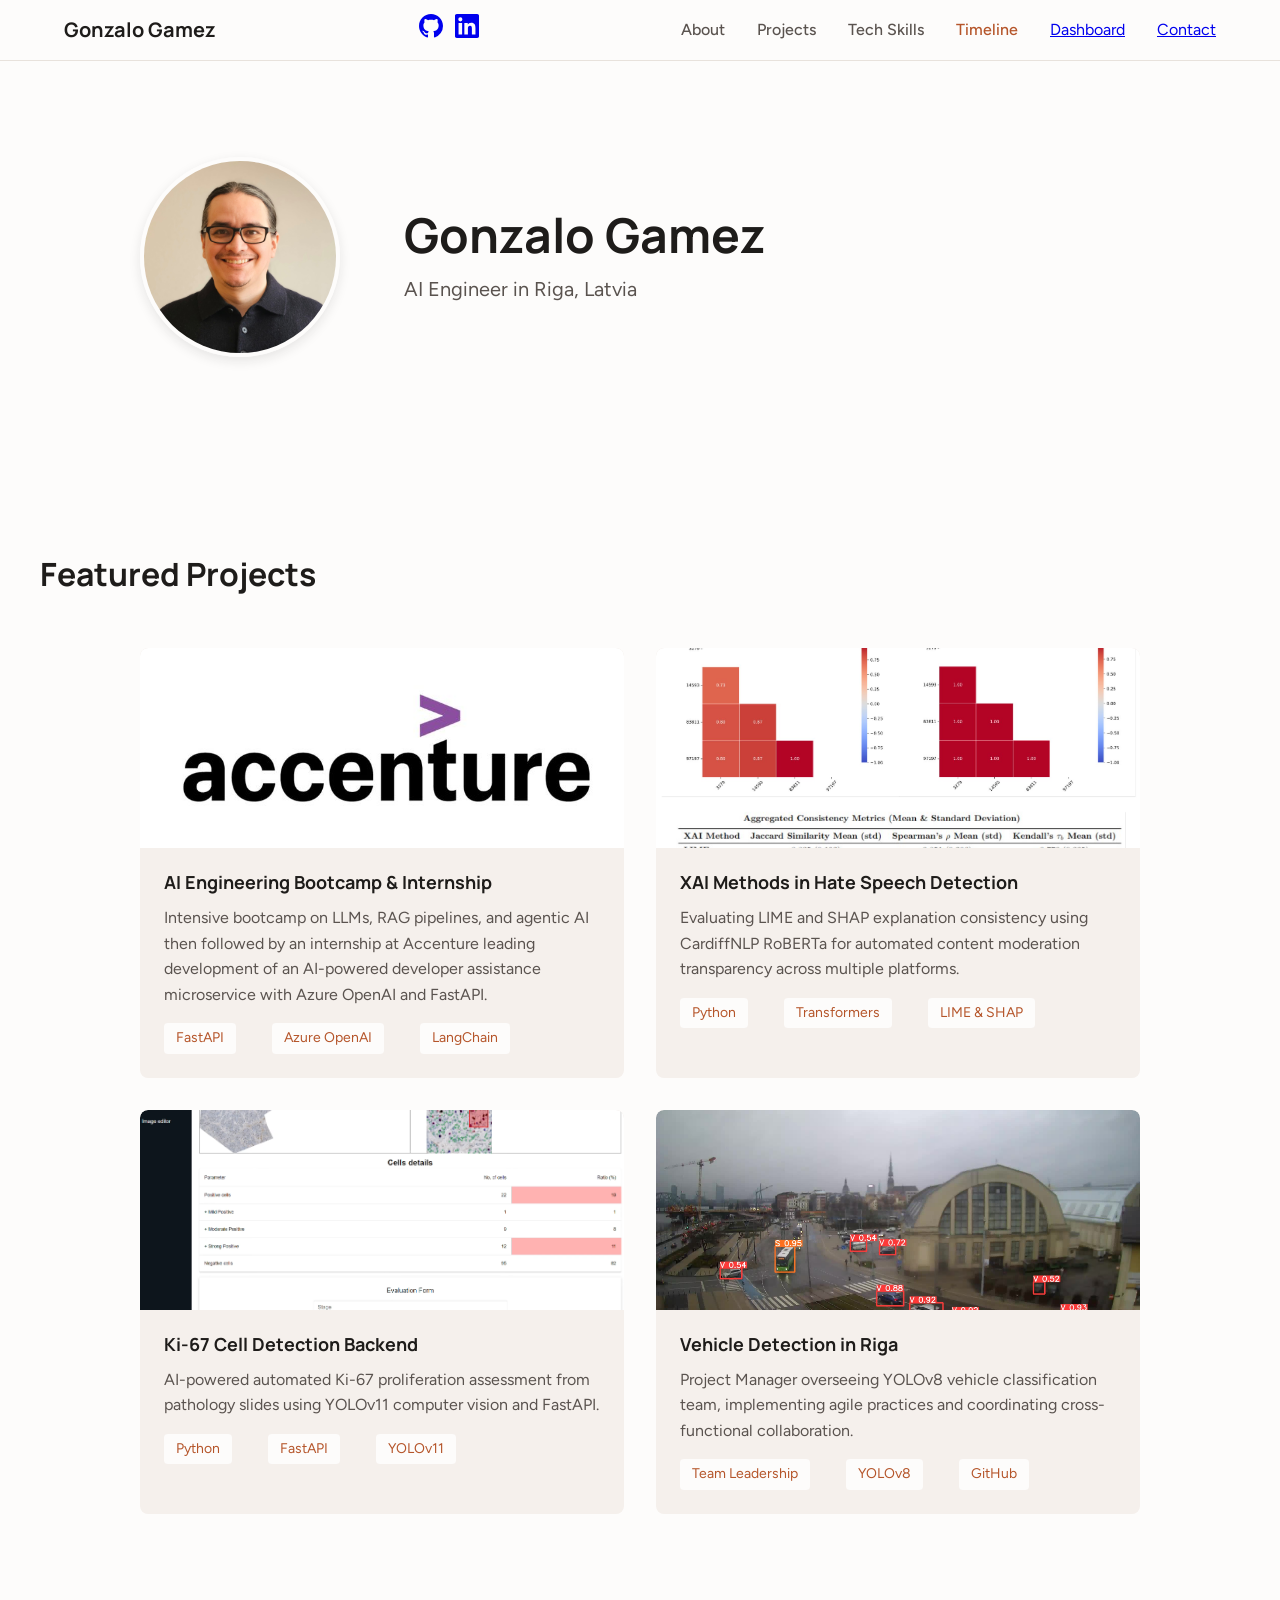
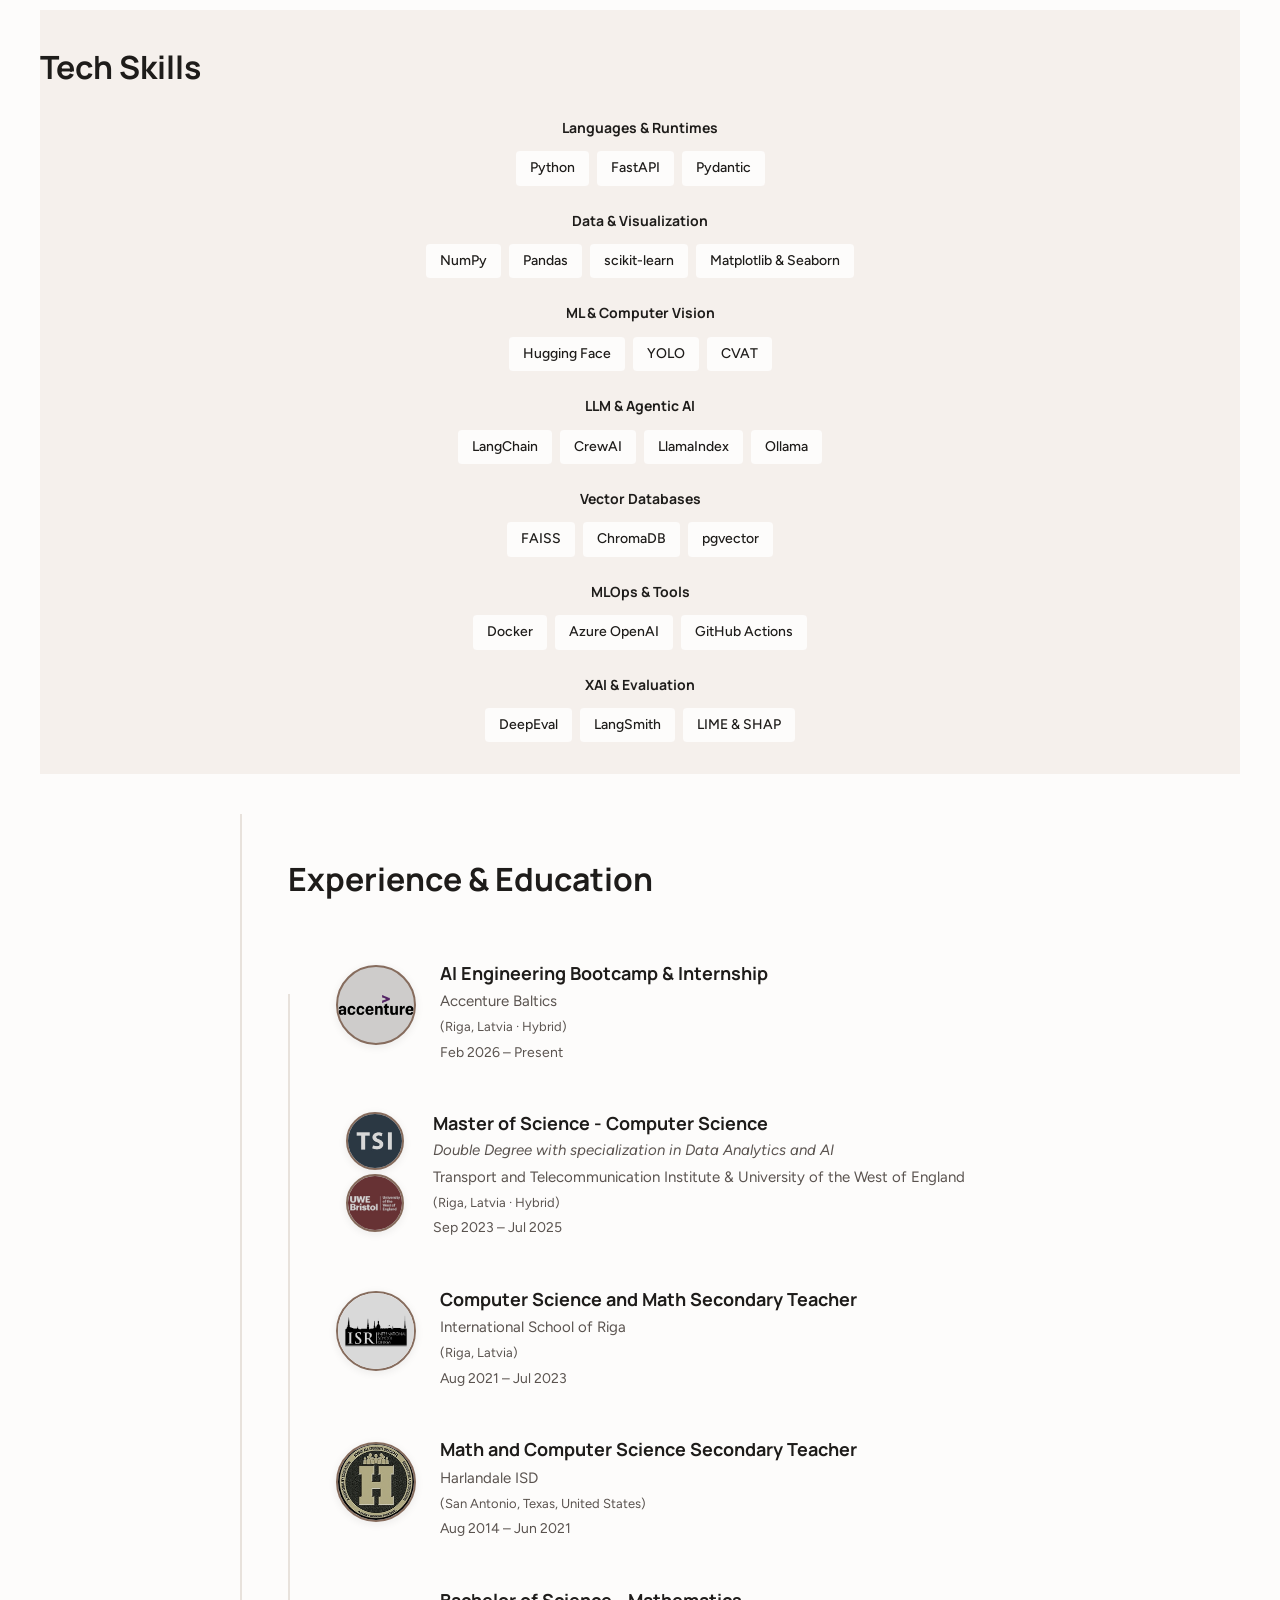
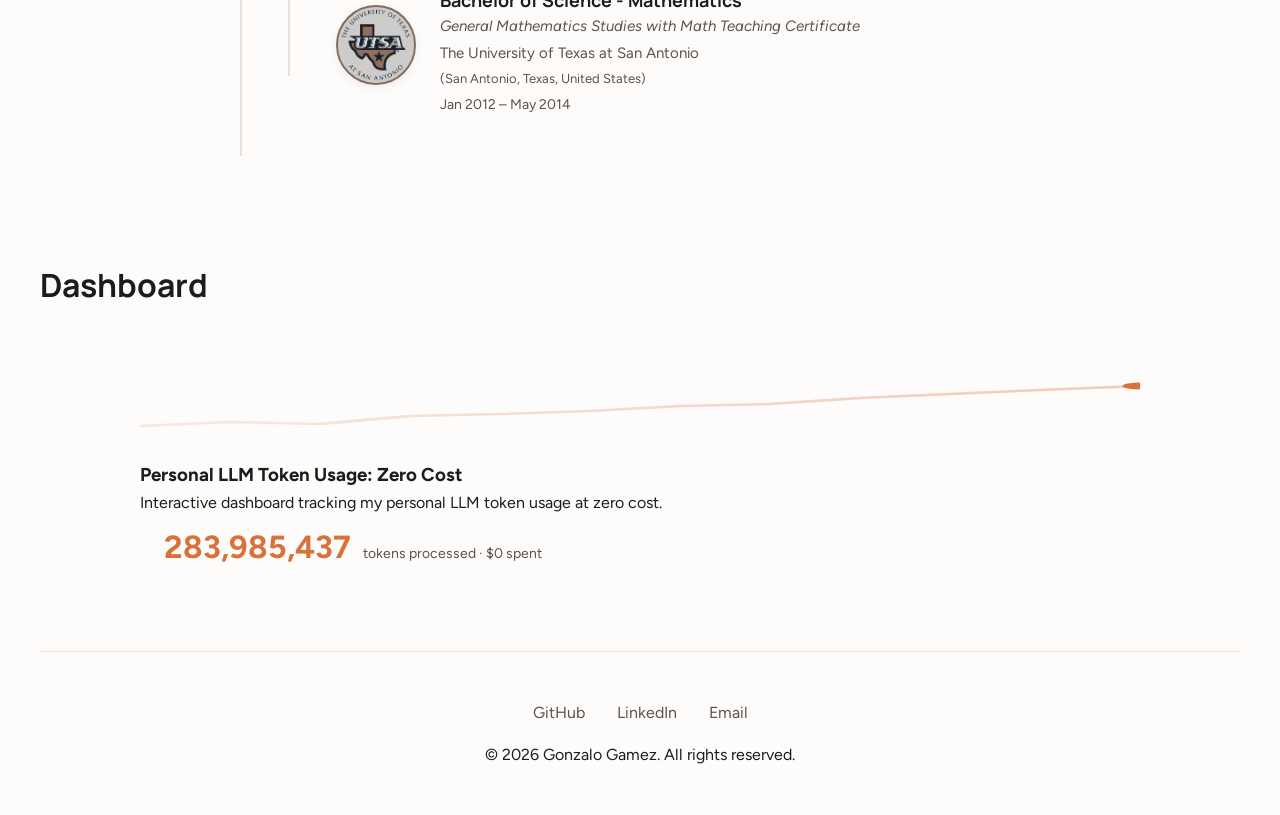
<file: index.html>
<!DOCTYPE html>
<html lang="en">
<head>
    <meta charset="UTF-8">
    <link rel="preload" as="style" href="https://fonts.googleapis.com/css2?family=Figtree:wght@400;500;700&family=Manrope:wght@500;600;700;800&display=swap" crossorigin="anonymous">
    <link rel="stylesheet" href="https://fonts.googleapis.com/css2?family=Figtree:wght@400;500;700&family=Manrope:wght@500;600;700;800&display=swap" media="print" onload="this.media='all'" crossorigin="anonymous">
    <noscript><link rel="stylesheet" href="https://fonts.googleapis.com/css2?family=Figtree:wght@400;500;700&family=Manrope:wght@500;600;700;800&display=swap"></noscript>
    <meta name="viewport" content="width=device-width, initial-scale=1.0">
    <meta name="theme-color" content="#fdfcfb">
    <title>Gonzalo Gamez - AI Engineer</title>
    <meta name="description" content="Gonzalo Gamez - AI Engineer portfolio showcasing projects in explainable AI, computer vision for healthcare, and vehicle detection. Based in Riga, Latvia.">
    <link rel="stylesheet" href="css/styles.css">
</head>
<body>
    <a href="#main-content" class="skip-link">Skip to content</a>
    <header class="header">
        <nav class="nav container" aria-label="Primary">
            <a href="index.html" class="logo">Gonzalo Gamez</a>
            <button class="nav-toggle" aria-label="Toggle navigation" aria-expanded="false">
                <span aria-hidden="true"></span>
                <span aria-hidden="true"></span>
                <span aria-hidden="true"></span>
            </button>
            <div class="nav-social">
                <a href="https://github.com/Takosaga" target="_blank" rel="noopener noreferrer" aria-label="GitHub">
                    <svg width="24" height="24" viewBox="0 0 24 24" fill="currentColor"><path d="M12 0C5.37 0 0 5.37 0 12c0 5.31 3.435 9.795 8.205 11.385.6.105.82-.255.82-.57 0-.285-.015-1.23-.015-2.235-3.015.555-3.795-.735-4.035-1.41-.135-.345-.72-1.41-1.23-1.695-.42-.225-1.02-.78-.015-.795.945-.015 1.62.87 1.845 1.23 1.08 1.815 2.805 1.305 3.495.99.105-.78.42-1.305.765-1.605-2.67-.3-5.46-1.335-5.46-5.925 0-1.305.465-2.385 1.23-3.225-.12-.3-.54-1.53.12-3.18 0 0 1.005-.315 3.3 1.23.96-.27 1.98-.405 3-.405s2.04.135 3 .405c2.295-1.56 3.3-1.23 3.3-1.23.66 1.65.24 2.88.12 3.18.765.84 1.23 1.905 1.23 3.225 0 4.605-2.805 5.625-5.475 5.925.435.375.81 1.095.81 2.22 0 1.605-.015 2.895-.015 3.3 0 .315.225.69.825.57A12.02 12.02 0 0024 12c0-6.63-5.37-12-12-12z"/></svg>
                </a>
                <a href="https://www.linkedin.com/in/gonzalo-gamez/" target="_blank" rel="noopener noreferrer" aria-label="LinkedIn">
                    <svg width="24" height="24" viewBox="0 0 24 24" fill="currentColor"><path d="M20.447 20.452h-3.554v-5.569c0-1.328-.027-3.037-1.852-3.037-1.853 0-2.136 1.445-2.136 2.939v5.667H9.351V9h3.414v1.561h.046c.477-.9 1.637-1.85 3.37-1.85 3.601 0 4.267 2.37 4.267 5.455v6.286zM5.337 7.433a2.062 2.062 0 01-2.063-2.065 2.064 2.064 0 112.063 2.065zm1.782 13.019H3.555V9h3.564v11.452zM22.225 0H1.771C.792 0 0 .774 0 1.729v20.542C0 23.227.792 24 1.771 24h20.451C23.2 24 24 23.227 24 22.271V1.729C24 .774 23.2 0 22.222 0h.003z"/></svg>
                </a>
            </div>
            <ul class="nav-menu">
                <li><a href="#about" class="nav-link">About</a></li>
                <li><a href="#projects" class="nav-link">Projects</a></li>
                <li><a href="#tech-skills" class="nav-link">Tech Skills</a></li>
                <li><a href="#timeline" class="nav-link">Timeline</a></li>
                <li><a href="dashboard.html">Dashboard</a></li>
                <li><a href="contact.html">Contact</a></li>
            </ul>
        </nav>
    </header>

        <main id="main-content">
        <section id="about" class="hero container">
    <div class="hero-content">
        <img src="projects/images/selfie.jpg" alt="Gonzalo Gamez" class="hero-avatar" loading="lazy">
        <div class="hero-text">
            <h1>Gonzalo Gamez</h1>
            <p class="bio">AI Engineer in Riga, Latvia</p>
        </div>
    </div>
</section>

        <section id="projects" class="projects container">
            <h2>Featured Projects</h2>
            <div class="project-grid">
                <article class="project-card">
    <a href="projects/project0.html" class="project-link">
        <div class="project-image-wrapper">
            <img src="images/accenture-logo.jpg" alt="Accenture AI Engineering Bootcamp &amp; Internship" class="project-image" loading="lazy">
        </div>
        <h3>AI Engineering Bootcamp &amp; Internship</h3>
        <p>Intensive bootcamp on LLMs, RAG pipelines, and agentic AI then followed by an internship at Accenture leading development of an AI-powered developer assistance microservice with Azure OpenAI and FastAPI.</p>
    </a>
    <span class="tech-badge">FastAPI</span>
    <span class="tech-badge">Azure OpenAI</span>
    <span class="tech-badge">LangChain</span>
</article>

                <article class="project-card">
    <a href="projects/project1.html" class="project-link">
        <div class="project-image-wrapper">
            <img src="projects/images/Results.png" srcset="projects/images/Results.png 480w, projects/images/Results.png 960w" sizes="(max-width: 768px) 100vw, 33vw" alt="XAI Methods in Hate Speech Detection" class="project-image" loading="lazy">
        </div>
        <h3>XAI Methods in Hate Speech Detection</h3>
        <p>Evaluating LIME and SHAP explanation consistency using CardiffNLP RoBERTa for automated content moderation transparency across multiple platforms.</p>
    </a>
    <span class="tech-badge">Python</span>
    <span class="tech-badge">Transformers</span>
    <span class="tech-badge">LIME & SHAP</span>
</article>

                <article class="project-card">
    <a href="projects/project2.html" class="project-link">
        <div class="project-image-wrapper">
            <img src="projects/images/frontend_of_app.png" srcset="projects/images/frontend_of_app.png 480w, projects/images/frontend_of_app.png 960w" sizes="(max-width: 768px) 100vw, 33vw" alt="Ki-67 Cell Detection Backend" class="project-image" loading="lazy">
        </div>
        <h3>Ki-67 Cell Detection Backend</h3>
        <p>AI-powered automated Ki-67 proliferation assessment from pathology slides using YOLOv11 computer vision and FastAPI.</p>
    </a>
    <span class="tech-badge">Python</span>
    <span class="tech-badge">FastAPI</span>
    <span class="tech-badge">YOLOv11</span>
</article>

                <article class="project-card">
    <a href="projects/project3.html" class="project-link">
        <div class="project-image-wrapper">
            <img src="projects/images/detecting_cars.jpg" srcset="projects/images/detecting_cars.jpg 480w, projects/images/detecting_cars.jpg 960w" sizes="(max-width: 768px) 100vw, 33vw" alt="Vehicle Detection in Riga" class="project-image" loading="lazy">
        </div>
        <h3>Vehicle Detection in Riga</h3>
        <p>Project Manager overseeing YOLOv8 vehicle classification team, implementing agile practices and coordinating cross-functional collaboration.</p>
    </a>
    <span class="tech-badge">Team Leadership</span>
    <span class="tech-badge">YOLOv8</span>
    <span class="tech-badge">GitHub</span>
</article>
            </div>
        </section>

<section id="tech-skills" class="tech-stack container">
    <h2>Tech Skills</h2>
    <div class="tech-categories">
        <div class="tech-category">
            <span class="tech-category__label">Languages &amp; Runtimes</span>
            <div class="tech-category__items">
                <a href="projects/project1.html" class="tech-list__link">Python</a>
                <a href="projects/project2.html" class="tech-list__link">FastAPI</a>
                <a href="projects/project0.html" class="tech-list__link">Pydantic</a>
            </div>
        </div>
        <div class="tech-category">
            <span class="tech-category__label">Data &amp; Visualization</span>
            <div class="tech-category__items">
                <a href="projects/project1.html" class="tech-list__link">NumPy</a>
                <a href="projects/project1.html" class="tech-list__link">Pandas</a>
                <a href="projects/project1.html" class="tech-list__link">scikit-learn</a>
                <a href="projects/project1.html" class="tech-list__link">Matplotlib &amp; Seaborn</a>
            </div>
        </div>
        <div class="tech-category">
            <span class="tech-category__label">ML &amp; Computer Vision</span>
            <div class="tech-category__items">
                <a href="projects/project1.html" class="tech-list__link">Hugging Face</a>
                <a href="projects/project3.html" class="tech-list__link">YOLO</a>
                <a href="projects/project3.html" class="tech-list__link">CVAT</a>
            </div>
        </div>
        <div class="tech-category">
            <span class="tech-category__label">LLM &amp; Agentic AI</span>
            <div class="tech-category__items">
                <a href="projects/project0.html" class="tech-list__link">LangChain</a>
                <a href="projects/project0.html" class="tech-list__link">CrewAI</a>
                <a href="projects/project0.html" class="tech-list__link">LlamaIndex</a>
                <a href="projects/project0.html" class="tech-list__link">Ollama</a>
            </div>
        </div>
        <div class="tech-category">
            <span class="tech-category__label">Vector Databases</span>
            <div class="tech-category__items">
                <a href="projects/project0.html" class="tech-list__link">FAISS</a>
                <a href="projects/project0.html" class="tech-list__link">ChromaDB</a>
                <a href="projects/project0.html" class="tech-list__link">pgvector</a>
            </div>
        </div>
        <div class="tech-category">
            <span class="tech-category__label">MLOps &amp; Tools</span>
            <div class="tech-category__items">
                <a href="projects/project0.html" class="tech-list__link">Docker</a>
                <a href="projects/project0.html" class="tech-list__link">Azure OpenAI</a>
                <a href="projects/project0.html" class="tech-list__link">GitHub Actions</a>
            </div>
        </div>
        <div class="tech-category">
            <span class="tech-category__label">XAI &amp; Evaluation</span>
            <div class="tech-category__items">
                <a href="projects/project0.html" class="tech-list__link">DeepEval</a>
                <a href="projects/project0.html" class="tech-list__link">LangSmith</a>
                <a href="projects/project1.html" class="tech-list__link">LIME &amp; SHAP</a>
            </div>
        </div>
    </div>
</section>

    <section id="timeline" class="timeline-section timeline container">
        <h2>Experience &amp; Education</h2>
        <div class="timeline">
            <article class="tl-item">
                <div class="tl-avatar-wrap outline">
                    <img src="images/accenture-logo.png" alt="Accenture Baltics" loading="lazy">
                </div>
                <div class="tl-content">
                    <h3 class="timeline-title">AI Engineering Bootcamp &amp; Internship</h3>
                    <p class="timeline-location">Accenture Baltics</p>
                    <p class="timeline-location timeline-location--tiny">(Riga, Latvia · Hybrid)</p>
                    <p class="timeline-date">Feb 2026 – Present</p>
                </div>
            </article>
            <article class="tl-item">
                <div class="tl-logos-pair">
                    <img src="images/tsi-logo.jpg" alt="Transport and Telecommunication Institute" class="logo-left" loading="lazy">
                    <img src="images/uwe-logo.png" alt="University of the West of England" class="logo-right" loading="lazy">
                </div>
                <div class="tl-content">
                    <h3 class="timeline-title">Master of Science - Computer Science</h3>
                    <p class="timeline-subtitle">Double Degree with specialization in Data Analytics and AI</p>
                    <p class="timeline-location">Transport and Telecommunication Institute & University of the West of England</p>
                    <p class="timeline-location timeline-location--tiny">(Riga, Latvia · Hybrid)</p>
                    <p class="timeline-date">Sep 2023 – Jul 2025</p>
                </div>
            </article>
            <article class="tl-item">
                <div class="tl-avatar-wrap outline">
                    <img src="images/isr-logo.png" alt="International School of Riga" loading="lazy">
                </div>
                <div class="tl-content">
                    <h3 class="timeline-title">Computer Science and Math Secondary Teacher</h3>
                    <p class="timeline-location">International School of Riga</p>
                    <p class="timeline-location timeline-location--tiny">(Riga, Latvia)</p>
                    <p class="timeline-date">Aug 2021 – Jul 2023</p>
                </div>
            </article>
            <article class="tl-item">
                <div class="tl-avatar-wrap outline">
                    <img src="images/harlandale-logo.png" alt="Harlandale ISD" loading="lazy">
                </div>
                <div class="tl-content">
                    <h3 class="timeline-title">Math and Computer Science Secondary Teacher</h3>
                    <p class="timeline-location">Harlandale ISD</p>
                    <p class="timeline-location timeline-location--tiny">(San Antonio, Texas, United States)</p>
                    <p class="timeline-date">Aug 2014 – Jun 2021</p>
                </div>
            </article>
            <article class="tl-item">
                <div class="tl-avatar-wrap outline">
                    <img src="images/utsa-logo.png" alt="The University of Texas at San Antonio" loading="lazy">
                </div>
                <div class="tl-content">
                    <h3 class="timeline-title">Bachelor of Science - Mathematics</h3>
                    <p class="timeline-subtitle">General Mathematics Studies with Math Teaching Certificate</p>
                    <p class="timeline-location">The University of Texas at San Antonio</p>
                    <p class="timeline-location timeline-location--tiny">(San Antonio, Texas, United States)</p>
                    <p class="timeline-date">Jan 2012 – May 2014</p>
                </div>
            </article>
        </div>
    </section>

        <section id="dashboard-teaser" class="dashboard-teaser container">
            <h2>Dashboard</h2>
            <article class="teaser-card project-card--full">
                <a href="dashboard.html" class="project-link">
                    <div class="teaser-sparkline-wrap">
                        <svg class="teaser-sparkline" viewBox="0 0 200 60" preserveAspectRatio="none">
                            <defs>
                                <linearGradient id="sparkGrad" x1="0%" y1="0%" x2="100%" y2="0%">
                                    <stop offset="0%" stop-color="#d9723a" stop-opacity="0.4"/>
                                    <stop offset="100%" stop-color="#d9723a" stop-opacity="1"/>
                                </linearGradient>
                            </defs>
                            <path class="teaser-sparkline-path" d="M0,50 L18,46 L36,48 L54,40 L72,38 L90,35 L108,30 L126,28 L144,22 L162,18 L180,14 L200,10" fill="none" stroke="url(#sparkGrad)" stroke-width="2.5" stroke-linecap="round"/>
                            <circle class="teaser-sparkline-dot" cx="200" cy="10" r="3.5" fill="#d9723a"/>
                        </svg>
                    </div>
                    <h3>Personal LLM Token Usage: Zero Cost</h3>
                    <p>Interactive dashboard tracking my personal LLM token usage at zero cost.</p>
                    <div class="teaser-counter">
                        <span class="counter-number" id="token-count">0</span>
                        <span class="counter-label">tokens processed · $0 spent</span>
                    </div>
                </a>
            </article>
        </section>
    </main>

    <footer class="footer container">
        <div class="social-links">
            <a href="https://github.com/Takosaga" target="_blank" rel="noopener noreferrer" aria-label="GitHub">GitHub</a>
            <a href="https://www.linkedin.com/in/gonzalo-gamez/" target="_blank" rel="noopener noreferrer" aria-label="LinkedIn">LinkedIn</a>
            <a href="mailto:gonzalo.gamez.lv@gmail.com" aria-label="Email">Email</a>
        </div>
        <p>&copy; 2026 Gonzalo Gamez. All rights reserved.</p>
    </footer>

    <script src="js/main.js"></script>
</body>
</html>
</file>
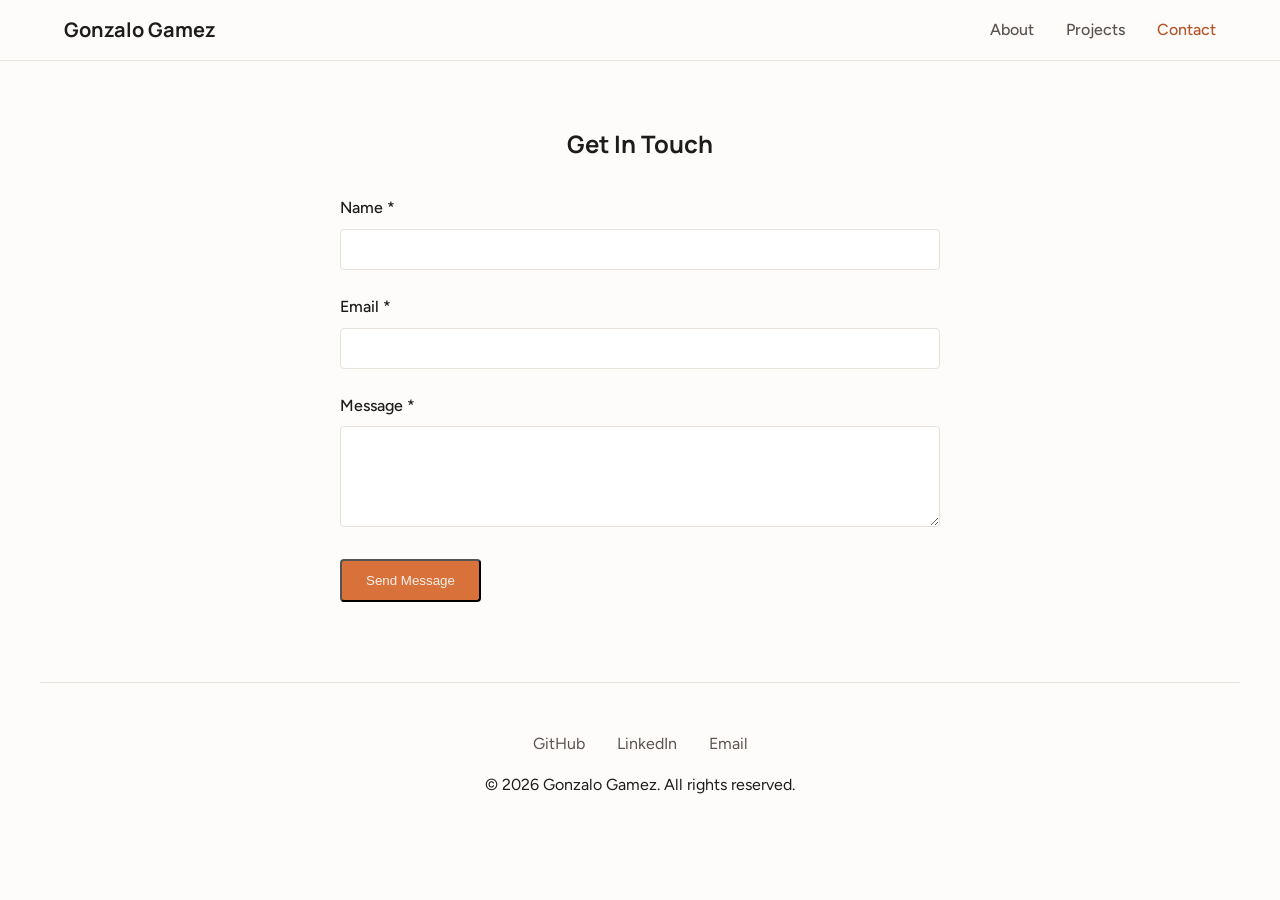
<file: contact.html>
<!DOCTYPE html>
<html lang="en">
<head>
    <meta charset="UTF-8">
    <link rel="preload" as="style" href="https://fonts.googleapis.com/css2?family=Figtree:wght@400;500;700&family=Manrope:wght@500;600;700;800&display=swap" crossorigin="anonymous">
    <link rel="stylesheet" href="https://fonts.googleapis.com/css2?family=Figtree:wght@400;500;700&family=Manrope:wght@500;600;700;800&display=swap" media="print" onload="this.media='all'" crossorigin="anonymous">
    <noscript><link rel="stylesheet" href="https://fonts.googleapis.com/css2?family=Figtree:wght@400;500;700&family=Manrope:wght@500;600;700;800&display=swap"></noscript>
    <meta name="viewport" content="width=device-width, initial-scale=1.0">
    <meta name="theme-color" content="#fdfcfb">
    <title>Contact - Gonzalo Gamez</title>
    <meta name="description" content="Contact Gonzalo Gamez - AI Engineer based in Riga, Latvia. Get in touch for collaboration opportunities.">
    <link rel="stylesheet" href="css/styles.css">
</head>
<body>
    <a href="#main-content" class="skip-link">Skip to content</a>
    <header class="header">
        <nav class="nav container" aria-label="Primary">
            <a href="index.html" class="logo">Gonzalo Gamez</a>
            <button class="nav-toggle" aria-label="Toggle navigation" aria-expanded="false">
                <span aria-hidden="true"></span>
                <span aria-hidden="true"></span>
                <span aria-hidden="true"></span>
            </button>
            <ul class="nav-menu">
                <li><a href="index.html#about" class="nav-link">About</a></li>
                <li><a href="index.html#projects" class="nav-link">Projects</a></li>
                <li><a href="contact.html" class="nav-link active">Contact</a></li>
            </ul>
        </nav>
    </header>

    <main id="main-content" class="container">
        <section id="contact" class="contact-section">
            <h1 class="contact-title">Get In Touch</h1>
            
            <form id="contact-form" class="contact-form">
                <input type="hidden" name="subject" value="New contact form submission">
                <input type="hidden" name="from_name" value="Portfolio Contact Form">

                <div class="form-group">
                    <label for="name" class="form-label">Name <span aria-hidden="true">*</span><span class="sr-only">(required)</span></label>
                    <input type="text" id="name" name="name" required placeholder="" class="form-input" aria-required="true" aria-describedby="name-error">
                    <span id="name-error" class="error-message" role="alert" aria-live="polite">Please enter your name.</span>
                </div>

                <div class="form-group">
                    <label for="email" class="form-label">Email <span aria-hidden="true">*</span><span class="sr-only">(required)</span></label>
                    <input type="email" id="email" name="email" required placeholder="" class="form-input" aria-required="true" aria-describedby="email-error">
                    <span id="email-error" class="error-message" role="alert" aria-live="polite">Please enter a valid email address.</span>
                </div>

                <div class="form-group">
                    <label for="message" class="form-label">Message <span aria-hidden="true">*</span><span class="sr-only">(required)</span></label>
                    <textarea id="message" name="message" rows="5" required placeholder="" class="form-input form-textarea" aria-required="true" aria-describedby="message-error"></textarea>
                    <span id="message-error" class="error-message" role="alert" aria-live="polite">Please enter your message.</span>
                </div>

                <button type="submit" class="btn">Send Message</button>
            </form>

            <div id="form-status" class="contact-status" role="status" aria-live="polite"></div>
        </section>
    </main>

    <footer class="footer container">
            <div class="social-links">
                <a href="https://github.com/Takosaga" target="_blank" rel="noopener noreferrer" aria-label="GitHub">GitHub</a>
                <a href="https://www.linkedin.com/in/gonzalo-gamez/" target="_blank" rel="noopener noreferrer" aria-label="LinkedIn">LinkedIn</a>
                <a href="mailto:gonzalo.gamez.lv@gmail.com" aria-label="Email">Email</a>
            </div>
        <p>&copy; 2026 Gonzalo Gamez. All rights reserved.</p>
    </footer>

    <script src="js/main.js"></script>
    <script>
        document.addEventListener('DOMContentLoaded', () => {
            const form = document.getElementById('contact-form');
            const status = document.getElementById('form-status');

            if (form) {
                form.addEventListener('submit', async (e) => {
                    e.preventDefault();

                    const formData = new FormData(form);
                    formData.append("access_key", "c8934c56-5fca-42b7-a3dc-4a0d334791eb");

                    const submitBtn = form.querySelector('button[type="submit"]');
                    const originalText = submitBtn.textContent;
                    submitBtn.textContent = 'Sending...';
                    submitBtn.disabled = true;

                    try {
                        const response = await fetch("https://api.web3forms.com/submit", {
                            method: "POST",
                            body: formData
                        });

                        const data = await response.json();

                        if (response.ok) {
                            status.textContent = 'Message sent! I\'ll get back to you soon.';
                            form.reset();
                        } else {
                            status.textContent = 'Error: ' + data.message;
                        }
                    } catch (error) {
                        status.textContent = 'Something went wrong. Please try again later.';
                    } finally {
                        submitBtn.textContent = originalText;
                        submitBtn.disabled = false;
                    }
                });
            }
        });
    </script>
</body>
</html>
</file>
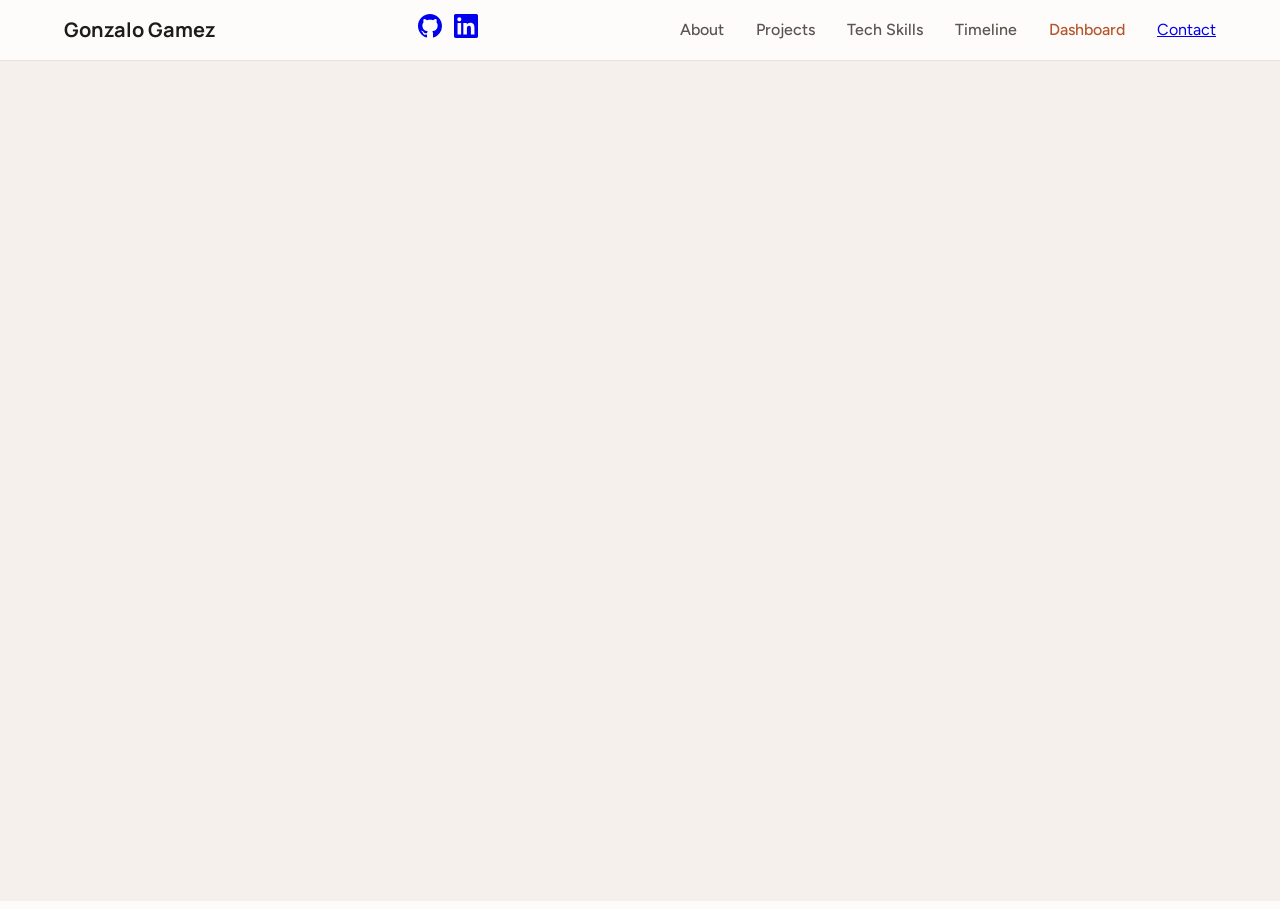
<file: dashboard.html>
<!DOCTYPE html>
<html lang="en">
<head>
    <meta charset="UTF-8">
    <link rel="preload" as="style" href="https://fonts.googleapis.com/css2?family=Figtree:wght@400;500;700&family=Manrope:wght@500;600;700;800&display=swap" crossorigin="anonymous">
    <link rel="stylesheet" href="https://fonts.googleapis.com/css2?family=Figtree:wght@400;500;700&family=Manrope:wght@500;600;700;800&display=swap" media="print" onload="this.media='all'" crossorigin="anonymous">
    <noscript><link rel="stylesheet" href="https://fonts.googleapis.com/css2?family=Figtree:wght@400;500;700&family=Manrope:wght@500;600;700;800&display=swap"></noscript>
    <meta name="viewport" content="width=device-width, initial-scale=1.0">
    <meta name="theme-color" content="#fdfcfb">
    <title>Dashboard — Gonzalo Gamez</title>
    <link rel="stylesheet" href="css/styles.css">
    <style>
        /* Dashboard page: fullscreen iframe, no container padding */
        .dashboard-page {
            display: flex;
            flex-direction: column;
            min-height: 100vh;
        }

        .dashboard-page main {
            flex: 1;
            display: flex;
            flex-direction: column;
            justify-content: center;
            padding: 0;
            max-width: none;
        }

        .dashboard-container {
            width: 100%;
            height: calc(100vh - 60px);
            border-radius: 0;
            box-shadow: none;
            padding: 0;
        }

        .dashboard-container iframe {
            width: 100%;
            height: 100%;
            min-height: unset;
            max-height: none;
            border-radius: 0;
        }

        @media (max-width: 768px) {
            .dashboard-container {
                height: calc(100vh - 50px);
            }
        }
    </style>
</head>
<body class="dashboard-page">
    <a href="#main-content" class="skip-link">Skip to content</a>
    <header class="header">
        <nav class="nav container" aria-label="Primary">
            <a href="index.html" class="logo">Gonzalo Gamez</a>
            <button class="nav-toggle" aria-label="Toggle navigation" aria-expanded="false">
                <span aria-hidden="true"></span>
                <span aria-hidden="true"></span>
                <span aria-hidden="true"></span>
            </button>
            <div class="nav-social">
                <a href="https://github.com/Takosaga" target="_blank" rel="noopener noreferrer" aria-label="GitHub">
                    <svg width="24" height="24" viewBox="0 0 24 24" fill="currentColor"><path d="M12 0C5.37 0 0 5.37 0 12c0 5.31 3.435 9.795 8.205 11.385.6.105.82-.255.82-.57 0-.285-.015-1.23-.015-2.235-3.015.555-3.795-.735-4.035-1.41-.135-.345-.72-1.41-1.23-1.695-.42-.225-1.02-.78-.015-.795.945-.015 1.62.87 1.845 1.23 1.08 1.815 2.805 1.305 3.495.99.105-.78.42-1.305.765-1.605-2.67-.3-5.46-1.335-5.46-5.925 0-1.305.465-2.385 1.23-3.225-.12-.3-.54-1.53.12-3.18 0 0 1.005-.315 3.3 1.23.96-.27 1.98-.405 3-.405s2.04.135 3 .405c2.295-1.56 3.3-1.23 3.3-1.23.66 1.65.24 2.88.12 3.18.765.84 1.23 1.905 1.23 3.225 0 4.605-2.805 5.625-5.475 5.925.435.375.81 1.095.81 2.22 0 1.605-.015 2.895-.015 3.3 0 .315.225.69.825.57A12.02 12.02 0 0024 12c0-6.63-5.37-12-12-12z"/></svg>
                </a>
                <a href="https://www.linkedin.com/in/gonzalo-gamez/" target="_blank" rel="noopener noreferrer" aria-label="LinkedIn">
                    <svg width="24" height="24" viewBox="0 0 24 24" fill="currentColor"><path d="M20.447 20.452h-3.554v-5.569c0-1.328-.027-3.037-1.852-3.037-1.853 0-2.136 1.445-2.136 2.939v5.667H9.351V9h3.414v1.561h.046c.477-.9 1.637-1.85 3.37-1.85 3.601 0 4.267 2.37 4.267 5.455v6.286zM5.337 7.433a2.062 2.062 0 01-2.063-2.065 2.064 2.064 0 112.063 2.065zm1.782 13.019H3.555V9h3.564v11.452zM22.225 0H1.771C.792 0 0 .774 0 1.729v20.542C0 23.227.792 24 1.771 24h20.451C23.2 24 24 23.227 24 22.271V1.729C24 .774 23.2 0 22.222 0h.003z"/></svg>
                </a>
            </div>
            <ul class="nav-menu">
                <li><a href="index.html#about" class="nav-link">About</a></li>
                <li><a href="index.html#projects" class="nav-link">Projects</a></li>
                <li><a href="index.html#tech-skills" class="nav-link">Tech Skills</a></li>
                <li><a href="index.html#timeline" class="nav-link">Timeline</a></li>
                <li><a href="dashboard.html" class="nav-link active" aria-current="page">Dashboard</a></li>
                <li><a href="contact.html">Contact</a></li>
            </ul>
        </nav>
    </header>

    <main id="main-content">
        <section id="shiny-dashboard" class="dashboard-container">
            <iframe
                src="https://019e2768-343e-4515-e93e-29553a973f30.share.connect.posit.cloud/"
                width="100%"
                frameborder="0"
                loading="lazy"
                referrerpolicy="no-referrer"
                allowfullscreen
                sandbox="allow-scripts allow-same-origin"
                title="Personal LLM Token Usage Dashboard">
                Your browser does not support iframes.
                <a href="https://019e2768-343e-4515-e93e-29553a973f30.share.connect.posit.cloud/">View Dashboard</a>
            </iframe>
        </section>
    </main>

    <script src="js/main.js"></script>
</body>
</html>
</file>
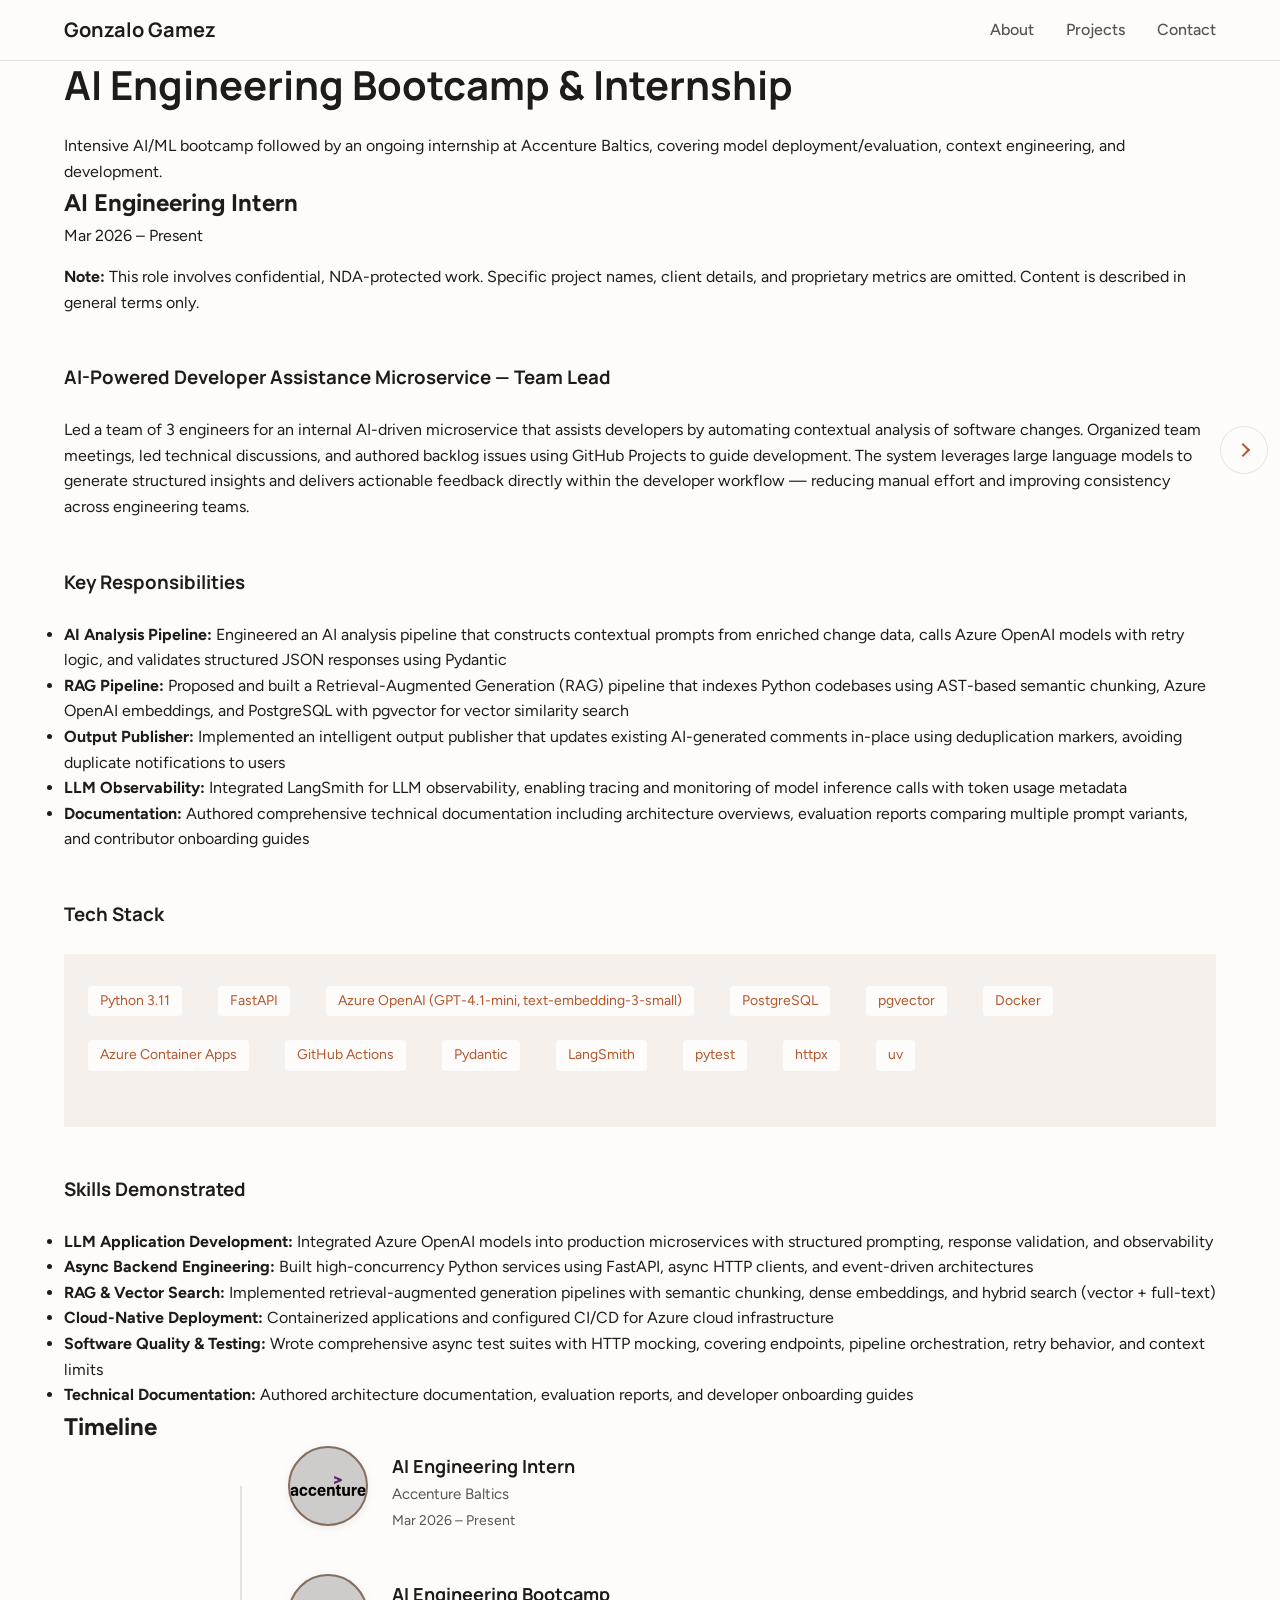
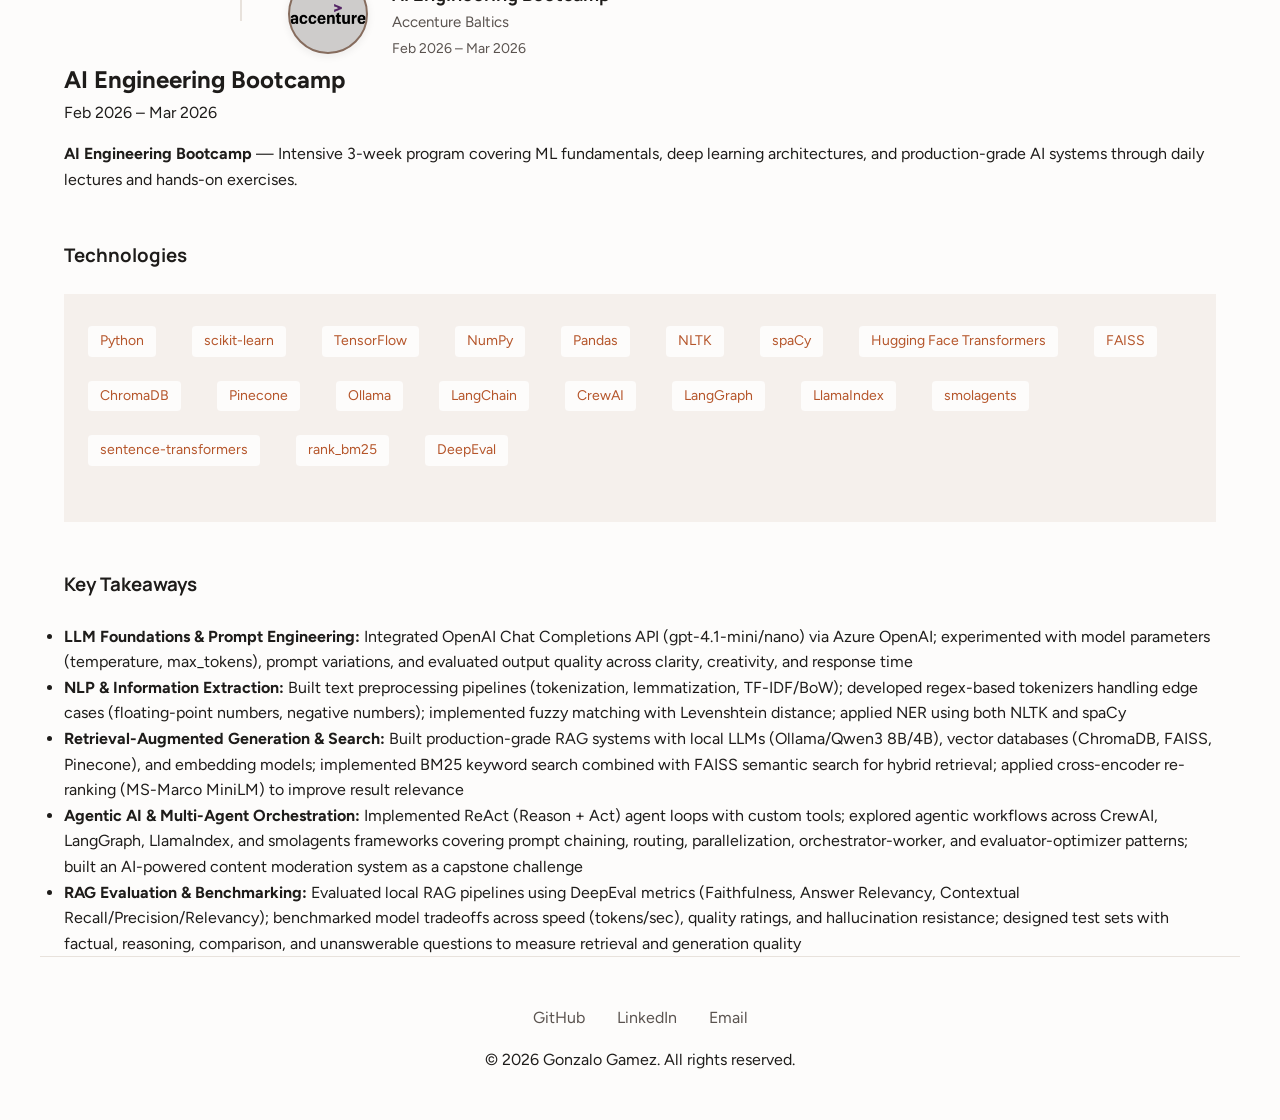
<file: projects/project0.html>
<!DOCTYPE html>
<html lang="en">
<head>
    <meta charset="UTF-8">
    <link rel="preload" as="style" href="https://fonts.googleapis.com/css2?family=Figtree:wght@400;500;700&family=Manrope:wght@500;600;700;800&display=swap" crossorigin="anonymous">
    <link rel="stylesheet" href="https://fonts.googleapis.com/css2?family=Figtree:wght@400;500;700&family=Manrope:wght@500;600;700;800&display=swap" media="print" onload="this.media='all'" crossorigin="anonymous">
    <noscript><link rel="stylesheet" href="https://fonts.googleapis.com/css2?family=Figtree:wght@400;500;700&family=Manrope:wght@500;600;700;800&display=swap"></noscript>
    <meta name="viewport" content="width=device-width, initial-scale=1.0">
    <meta name="theme-color" content="#fdfcfb">
    <title>AI Engineering Bootcamp & Internship - Gonzalo Gamez</title>
    <meta name="description" content="AI Engineering Bootcamp covering LLMs, RAG pipelines, and agentic AI — followed by an internship at Accenture leading development of an AI-powered developer assistance microservice with Azure OpenAI and FastAPI.">
    <link rel="stylesheet" href="../css/styles.css">
</head>
<body>
    <a href="../index.html#main-content" class="skip-link">Skip to content</a>
    <header class="header">
        <nav class="nav container" aria-label="Primary">
            <a href="../index.html" class="logo">Gonzalo Gamez</a>
            <button class="nav-toggle" aria-label="Toggle navigation" aria-expanded="false">
                <span></span>
                <span></span>
                <span></span>
            </button>
            <ul class="nav-menu">
                <li><a href="../index.html#about" class="nav-link">About</a></li>
                <li><a href="../index.html#projects" class="nav-link">Projects</a></li>
                <li><a href="../contact.html" class="nav-link">Contact</a></li>
            </ul>
        </nav>
    </header>

    <main id="main-content" class="container">
        <article>
            <h1>AI Engineering Bootcamp &amp; Internship</h1>
            <p class="description">Intensive AI/ML bootcamp followed by an ongoing internship at Accenture Baltics, covering model deployment/evaluation, context engineering, and development.</p>

            <h2>AI Engineering Intern</h2>
            <p class="timeline-date" style="margin-bottom: 1rem;">Mar 2026 – Present</p>
            <p><strong>Note:</strong> This role involves confidential, NDA-protected work. Specific project names, client details, and proprietary metrics are omitted. Content is described in general terms only.</p>

            <h3>AI-Powered Developer Assistance Microservice — Team Lead</h3>
            <p>Led a team of 3 engineers for an internal AI-driven microservice that assists developers by automating contextual analysis of software changes. Organized team meetings, led technical discussions, and authored backlog issues using GitHub Projects to guide development. The system leverages large language models to generate structured insights and delivers actionable feedback directly within the developer workflow — reducing manual effort and improving consistency across engineering teams.</p>

            <h3>Key Responsibilities</h3>
            <ul>
                <li><strong>AI Analysis Pipeline:</strong> Engineered an AI analysis pipeline that constructs contextual prompts from enriched change data, calls Azure OpenAI models with retry logic, and validates structured JSON responses using Pydantic</li>
                <li><strong>RAG Pipeline:</strong> Proposed and built a Retrieval-Augmented Generation (RAG) pipeline that indexes Python codebases using AST-based semantic chunking, Azure OpenAI embeddings, and PostgreSQL with pgvector for vector similarity search</li>
                <li><strong>Output Publisher:</strong> Implemented an intelligent output publisher that updates existing AI-generated comments in-place using deduplication markers, avoiding duplicate notifications to users</li>
                <li><strong>LLM Observability:</strong> Integrated LangSmith for LLM observability, enabling tracing and monitoring of model inference calls with token usage metadata</li>
                <li><strong>Documentation:</strong> Authored comprehensive technical documentation including architecture overviews, evaluation reports comparing multiple prompt variants, and contributor onboarding guides</li>
            </ul>

            <h3>Tech Stack</h3>
            <div class="tech-stack">
                <span class="tech-badge">Python 3.11</span>
                <span class="tech-badge">FastAPI</span>
                <span class="tech-badge">Azure OpenAI (GPT-4.1-mini, text-embedding-3-small)</span>
                <span class="tech-badge">PostgreSQL</span>
                <span class="tech-badge">pgvector</span>
                <span class="tech-badge">Docker</span>
                <span class="tech-badge">Azure Container Apps</span>
                <span class="tech-badge">GitHub Actions</span>
                <span class="tech-badge">Pydantic</span>
                <span class="tech-badge">LangSmith</span>
                <span class="tech-badge">pytest</span>
                <span class="tech-badge">httpx</span>
                <span class="tech-badge">uv</span>
            </div>

            <h3>Skills Demonstrated</h3>
            <ul>
                <li><strong>LLM Application Development:</strong> Integrated Azure OpenAI models into production microservices with structured prompting, response validation, and observability</li>
                <li><strong>Async Backend Engineering:</strong> Built high-concurrency Python services using FastAPI, async HTTP clients, and event-driven architectures</li>
                <li><strong>RAG &amp; Vector Search:</strong> Implemented retrieval-augmented generation pipelines with semantic chunking, dense embeddings, and hybrid search (vector + full-text)</li>
                <li><strong>Cloud-Native Deployment:</strong> Containerized applications and configured CI/CD for Azure cloud infrastructure</li>
                <li><strong>Software Quality &amp; Testing:</strong> Wrote comprehensive async test suites with HTTP mocking, covering endpoints, pipeline orchestration, retry behavior, and context limits</li>
                <li><strong>Technical Documentation:</strong> Authored architecture documentation, evaluation reports, and developer onboarding guides</li>
            </ul>

            <h2>Timeline</h2>
            <div class="timeline">
                <article class="tl-item">
                    <div class="tl-avatar-wrap outline">
                        <img src="../images/accenture-logo.png" alt="" loading="lazy">
                    </div>
                    <div class="tl-content">
                        <h3 class="timeline-title">AI Engineering Intern</h3>
                        <p class="timeline-location">Accenture Baltics</p>
                        <p class="timeline-date">Mar 2026 – Present</p>
                    </div>
                </article>
                <article class="tl-item">
                    <div class="tl-avatar-wrap outline">
                        <img src="../images/accenture-logo.png" alt="" loading="lazy">
                    </div>
                    <div class="tl-content">
                        <h3 class="timeline-title">AI Engineering Bootcamp</h3>
                        <p class="timeline-location">Accenture Baltics</p>
                        <p class="timeline-date">Feb 2026 – Mar 2026</p>
                    </div>
                </article>
            </div>

            <h2>AI Engineering Bootcamp</h2>
            <p class="timeline-date" style="margin-bottom: 1rem;">Feb 2026 – Mar 2026</p>
            <p><strong>AI Engineering Bootcamp</strong> — Intensive 3-week program covering ML fundamentals, deep learning architectures, and production-grade AI systems through daily lectures and hands-on exercises.</p>

            <h3>Technologies</h3>
            <div class="tech-stack">
                <span class="tech-badge">Python</span>
                <span class="tech-badge">scikit-learn</span>
                <span class="tech-badge">TensorFlow</span>
                <span class="tech-badge">NumPy</span>
                <span class="tech-badge">Pandas</span>
                <span class="tech-badge">NLTK</span>
                <span class="tech-badge">spaCy</span>
                <span class="tech-badge">Hugging Face Transformers</span>
                <span class="tech-badge">FAISS</span>
                <span class="tech-badge">ChromaDB</span>
                <span class="tech-badge">Pinecone</span>
                <span class="tech-badge">Ollama</span>
                <span class="tech-badge">LangChain</span>
                <span class="tech-badge">CrewAI</span>
                <span class="tech-badge">LangGraph</span>
                <span class="tech-badge">LlamaIndex</span>
                <span class="tech-badge">smolagents</span>
                <span class="tech-badge">sentence-transformers</span>
                <span class="tech-badge">rank_bm25</span>
                <span class="tech-badge">DeepEval</span>
            </div>

            <h3>Key Takeaways</h3>
            <ul>
                <li><strong>LLM Foundations &amp; Prompt Engineering:</strong> Integrated OpenAI Chat Completions API (gpt-4.1-mini/nano) via Azure OpenAI; experimented with model parameters (temperature, max_tokens), prompt variations, and evaluated output quality across clarity, creativity, and response time</li>
                <li><strong>NLP &amp; Information Extraction:</strong> Built text preprocessing pipelines (tokenization, lemmatization, TF-IDF/BoW); developed regex-based tokenizers handling edge cases (floating-point numbers, negative numbers); implemented fuzzy matching with Levenshtein distance; applied NER using both NLTK and spaCy</li>
                <li><strong>Retrieval-Augmented Generation &amp; Search:</strong> Built production-grade RAG systems with local LLMs (Ollama/Qwen3 8B/4B), vector databases (ChromaDB, FAISS, Pinecone), and embedding models; implemented BM25 keyword search combined with FAISS semantic search for hybrid retrieval; applied cross-encoder re-ranking (MS-Marco MiniLM) to improve result relevance</li>
                <li><strong>Agentic AI &amp; Multi-Agent Orchestration:</strong> Implemented ReAct (Reason + Act) agent loops with custom tools; explored agentic workflows across CrewAI, LangGraph, LlamaIndex, and smolagents frameworks covering prompt chaining, routing, parallelization, orchestrator-worker, and evaluator-optimizer patterns; built an AI-powered content moderation system as a capstone challenge</li>
                <li><strong>RAG Evaluation &amp; Benchmarking:</strong> Evaluated local RAG pipelines using DeepEval metrics (Faithfulness, Answer Relevancy, Contextual Recall/Precision/Relevancy); benchmarked model tradeoffs across speed (tokens/sec), quality ratings, and hallucination resistance; designed test sets with factual, reasoning, comparison, and unanswerable questions to measure retrieval and generation quality</li>
            </ul>
        </article>
    </main>

    <!-- Side Project Navigation -->
    <div class="project-nav-side project-nav-side--next">
        <a href="project1.html" class="project-nav-side__link" aria-label="Next project"></a>
    </div>

    <footer class="footer container">
        <div class="social-links">
            <a href="https://github.com/Takosaga" target="_blank" rel="noopener noreferrer" aria-label="GitHub">GitHub</a>
            <a href="https://www.linkedin.com/in/gonzalo-gamez/" target="_blank" rel="noopener noreferrer" aria-label="LinkedIn">LinkedIn</a>
            <a href="mailto:gonzalo.gamez.lv@gmail.com" aria-label="Email">Email</a>
        </div>
        <p>&copy; 2026 Gonzalo Gamez. All rights reserved.</p>
    </footer>

    <script src="../js/main.js"></script>
</body>
</html>
</file>
<file: css/styles.css>
/* CSS Variables - Warm Neutral Theme */

:root {
    --bg-primary: #fdfcfb;
    --bg-secondary: #f5f0ec;
    --text-primary: #1e1c1a;
    --text-secondary: #5a534f;
    --accent: #d9723a;
    --accent-text: #b5552a;
    --border: #e8e2dc;
    --overlay-bg: rgba(20, 18, 16, 0.85);
    --shadow-sm: 0 2px 8px rgba(30, 28, 26, 0.08);
    --shadow-md: 0 4px 12px rgba(30, 28, 26, 0.1);
    --shadow-lg: 0 4px 24px rgba(30, 28, 26, 0.25);
    --color-on-dark: #f5f0ec;
    --overlay-accent: rgba(255, 255, 255, 0.15);
    --error: #b53a3a;
    --font-body: 'Figtree', -apple-system, BlinkMacSystemFont, 'Segoe UI', sans-serif;
    --font-heading: 'Manrope', -apple-system, BlinkMacSystemFont, 'Segoe UI', sans-serif;
    --max-width: 1200px;
}

/* Reset & Base */
*, *::before, *::after {
    box-sizing: border-box;
    margin: 0;
    padding: 0;
}

html {
    scroll-behavior: smooth;
}

body {
    font-family: var(--font-body);
    background-color: var(--bg-primary);
    color: var(--text-primary);
    line-height: 1.6;
}

.container {
    max-width: var(--max-width);
    margin: 0 auto;
    padding: 0 clamp(1rem, 4vw, 1.5rem);
}

/* Header & Navigation */
.header {
    position: sticky;
    top: 0;
    background-color: var(--bg-primary);
    border-bottom: 1px solid var(--border);
    z-index: 100;
}

.nav {
    display: flex;
    justify-content: space-between;
    align-items: center;
    height: 60px;
    gap: 1rem;
}

.nav-social {
    display: flex;
    gap: 0.75rem;
    align-items: center;
}

.nav-social a img {
    width: 24px;
    height: 24px;
    transition: opacity 0.2s, transform 0.2s;
}

.nav-social a:hover img {
    opacity: 0.75;
    transform: scale(1.1);
}

.nav-social a:focus-visible {
    outline: 2px solid var(--accent);
    outline-offset: 4px;
    border-radius: 4px;
}

.logo {
    font-family: var(--font-heading);
    font-size: 1.25rem;
    font-weight: bold;
    color: var(--text-primary);
    text-decoration: none;
}

.nav-menu {
    display: flex;
    list-style: none;
    gap: 2rem;
}

.nav-link {
    color: var(--text-secondary);
    text-decoration: none;
    font-weight: 500;
    transition: color 0.2s;
}

.nav-link:hover {
    color: var(--accent-text);
}

.nav-link.active {
    color: var(--accent-text);
}

.nav-link:focus-visible {
    outline: 2px solid var(--accent);
    outline-offset: 4px;
    border-radius: 2px;
}

/* Nav Toggle (Mobile) */
.nav-toggle {
    display: none;
    flex-direction: column;
    gap: 5px;
    background: none;
    border: none;
    cursor: pointer;
    padding: 10px;
    min-width: 44px;
    min-height: 44px;
    align-items: center;
    justify-content: center;
}

.nav-toggle:focus-visible {
    outline: 2px solid var(--accent);
    outline-offset: 4px;
    border-radius: 2px;
}

.nav-toggle span {
    width: 25px;
    height: 3px;
    background-color: var(--text-primary);
    transition: transform 0.3s ease, opacity 0.3s ease;
}

.nav-toggle.active span:nth-child(1) {
    transform: translateY(8px) rotate(45deg);
}

.nav-toggle.active span:nth-child(2) {
    opacity: 0;
}

.nav-toggle.active span:nth-child(3) {
    transform: translateY(-8px) rotate(-45deg);
}

/* Hero Section with Avatar */
.hero {
    padding: 6rem 0;
}

.hero-content {
    display: flex;
    align-items: center;
    gap: 4rem;
    max-width: 1000px;
    margin: 0 auto;
}

.hero-avatar {
    width: clamp(120px, 30vw, 200px);
    height: clamp(120px, 30vw, 200px);
    border-radius: 50%;
    object-fit: cover;
    border: 4px solid var(--bg-primary);
    box-shadow: var(--shadow-md);
    flex-shrink: 0;
}

.hero-text {
    text-align: left;
    flex: 1;
}

.hero h1 {
    font-family: var(--font-heading);
    font-size: clamp(2rem, 5vw, 3rem);
    margin-bottom: 0.75rem;
    line-height: 1.1;
}

.bio {
    color: var(--text-secondary);
    font-size: clamp(1rem, 2.5vw, 1.25rem);
    max-width: 600px;
    margin: 0;
}

@media (max-width: 768px) {
    .hero {
        padding: 4rem 0;
    }

    .hero-content {
        flex-direction: column;
        text-align: center;
        gap: 2rem;
    }

    .hero-avatar {
        width: clamp(120px, 30vw, 200px);
        height: clamp(120px, 30vw, 200px);
    }

    .hero-text {
        text-align: center;
    }

    .hero h1 {
        font-size: 2rem;
    }
}

.btn {
    display: inline-block;
    background-color: var(--accent);
    color: var(--color-on-dark);
    padding: 0.75rem 1.5rem;
    border-radius: 4px;
    text-decoration: none;
    font-weight: 500;
    transition: opacity 0.2s;
}

.btn:hover {
    opacity: 0.9;
}

.btn--secondary {
    background-color: var(--bg-secondary);
    color: var(--text-primary);
}

.btn--primary-dark {
    background-color: var(--text-primary);
    color: var(--bg-primary);
}

.btn:focus-visible {
    outline: 2px solid var(--accent);
    outline-offset: 3px;
}

/* Projects Section */
.projects {
    padding: 6rem 0;
}

.projects h2 {
    font-family: var(--font-heading);
    text-align: left;
    margin-bottom: 3rem;
    font-size: clamp(1.5rem, 4vw, 2rem);
}

.project-grid {
    display: grid;
    grid-template-columns: repeat(2, 1fr);
    gap: 2rem;
    max-width: 1000px;
    margin: 0 auto;
}

.project-card {
    background-color: var(--bg-secondary);
    border-radius: 8px;
    overflow: hidden;
    transition: transform 0.2s ease-out, box-shadow 0.2s ease-out;
}

.project-link {
    color: inherit;
    text-decoration: none;
    display: block;
}

.project-link:focus-visible {
    outline: 2px solid var(--accent);
    outline-offset: 4px;
    border-radius: 4px;
}

/* Project Card Images */
.project-image-wrapper {
    width: 100%;
    height: 200px;
    overflow: hidden;
    border-radius: 8px 8px 0 0;
}

.project-image {
    width: 100%;
    height: 100%;
    object-fit: cover;
    transition: transform 0.3s ease-out;
}

.project-card:hover .project-image {
    transform: scale(1.05);
}

@media (max-width: 768px) {
    .project-grid {
        grid-template-columns: 1fr;
    }

    .project-card {
        min-height: 320px;
    }

    .project-image-wrapper {
        height: clamp(140px, 35vw, 200px);
    }
}

.project-card h3 {
    font-family: var(--font-heading);
    margin: 1.25rem 1.5rem 0.5rem;
    font-size: 1.125rem;
    text-align: left;
}

.project-card p {
    color: var(--text-secondary);
    margin: 0 1.5rem 1rem;
    line-height: 1.6;
    text-align: left;
}

.tech-badge {
    display: inline-block;
    background-color: var(--bg-primary);
    color: var(--accent-text);
    padding: 0.25rem 0.75rem;
    border-radius: 4px;
    font-size: 0.875rem;
    margin: 0 0.5rem 1.5rem 1.5rem;
}


/* Tech Stack Section */
.tech-stack {
    padding: 2rem 0;
    background-color: var(--bg-secondary);
}

.tech-stack h2 {
    font-family: var(--font-heading);
    text-align: left;
    margin-bottom: 1.5rem;
    font-size: clamp(1.5rem, 4vw, 2rem);
}

/* Category rows */
.tech-categories {
    display: flex;
    flex-direction: column;
    align-items: center;
    gap: 1.5rem;
}

.tech-category {
    display: flex;
    flex-direction: column;
    align-items: center;
    gap: 0.75rem;
}

.tech-category__label {
    font-family: var(--font-heading);
    font-size: 0.875rem;
    font-weight: 700;
    color: var(--text-primary);
    white-space: nowrap;
}

.tech-category__items {
    display: flex;
    flex-wrap: wrap;
    gap: 0.5rem;
    justify-content: center;
    width: 100%;
}

.tech-list__link {
    display: inline-block;
    background-color: var(--bg-primary);
    padding: 0.375rem 0.875rem;
    border-radius: 4px;
    font-weight: 500;
    font-size: 0.875rem;
    color: var(--text-primary);
    text-decoration: none;
    transition: color 0.2s cubic-bezier(0.25, 1, 0.5, 1), background-color 0.2s cubic-bezier(0.25, 1, 0.5, 1);
}

.tech-list__link:hover {
    color: var(--accent);
}

.tech-list__link:focus-visible {
    outline: 2px solid var(--accent);
    outline-offset: 2px;
}

/* Dashboard Teaser Section (index.html) */
.dashboard-teaser {
    padding: 4rem 0;
}

.dashboard-teaser h2 {
    font-family: var(--font-heading);
    text-align: left;
    margin-bottom: 2rem;
    font-size: clamp(1.5rem, 4vw, 2rem);
}

.project-card--full {
    max-width: 1000px;
    margin: 0 auto;
    grid-column: 1 / -1;
}

/* Teaser Card */
.teaser-card {
    position: relative;
    overflow: hidden;
    opacity: 0;
    transform: translateY(20px);
    transition: opacity 0.6s cubic-bezier(0.25, 1, 0.5, 1),
                transform 0.6s cubic-bezier(0.25, 1, 0.5, 1),
                box-shadow 0.35s cubic-bezier(0.25, 1, 0.5, 1);
}

.teaser-card.visible {
    opacity: 1;
    transform: translateY(0);
}

.teaser-card::before {
    content: '';
    position: absolute;
    inset: -40px;
    background: radial-gradient(circle at 50% 50%, color-mix(in srgb, var(--accent) 8%, transparent), transparent 60%);
    opacity: 0;
    transition: opacity 0.5s cubic-bezier(0.25, 1, 0.5, 1);
    pointer-events: none;
    z-index: 0;
}

.teaser-card:hover::before {
    opacity: 1;
}

.teaser-card:hover {
    transform: translateY(-4px);
    box-shadow: var(--shadow-lg);
}

/* Sparkline */
.teaser-sparkline-wrap {
    position: relative;
    padding: 2rem 0 1.5rem;
    overflow: hidden;
}

.teaser-sparkline {
    width: 100%;
    height: 60px;
    display: block;
}

.teaser-sparkline-path {
    opacity: 0.35;
    stroke-dasharray: 300;
    stroke-dashoffset: -300;
    animation: spark-trace 1.5s cubic-bezier(0.25, 1, 0.5, 1) forwards;
    animation-delay: 0.2s;
}

@keyframes spark-trace {
    to { stroke-dashoffset: 0; }
}

.teaser-sparkline-dot {
    opacity: 0;
    animation: dot-fade-in 0.3s ease-out forwards;
    animation-delay: 1.7s;
}

@keyframes dot-fade-in {
    to { opacity: 1; }
}

.teaser-card:hover .teaser-sparkline-dot {
    animation: dot-pulse 2s cubic-bezier(0.25, 1, 0.5, 1) infinite;
}

@keyframes dot-pulse {
    0%, 100% { r: 3.5; opacity: 1; }
    50% { r: 5; opacity: 0.6; }
}

/* Token Counter */
.teaser-counter {
    display: flex;
    align-items: baseline;
    gap: 0.75rem;
    margin: 1rem 1.5rem 1.5rem;
    flex-wrap: wrap;
}

.counter-number {
    font-family: 'Figtree', monospace;
    font-size: 2rem;
    font-weight: 700;
    color: var(--accent);
    line-height: 1;
}

.counter-label {
    font-size: 0.875rem;
    color: var(--text-secondary);
    line-height: 1;
}

/* Dashboard Section (full page on dashboard.html) */
.dashboard-container {
    width: 100%;
    height: 70vh;
    border-radius: 8px;
    box-shadow: var(--shadow-sm);
    background-color: var(--bg-secondary);
}

.dashboard-container iframe {
    width: 100%;
    height: 100%;
    min-height: 500px;
    max-height: 900px;
    border: none;
    border-radius: 4px;
}

@media (max-width: 768px) {
    .dashboard-container {
        padding: 0.5rem;
    }

    .dashboard-container iframe {
        height: 500px !important;
    }
}

/* Footer */
.footer {
    padding: 3rem 0;
    text-align: center;
    border-top: 1px solid var(--border);
}

.social-links {
    display: flex;
    justify-content: center;
    gap: 2rem;
    margin-bottom: 1rem;
}

.social-links a {
    color: var(--text-secondary);
    text-decoration: none;
    transition: color 0.2s;
}

.social-links a:hover {
    color: var(--accent);
}

.social-links a:focus-visible {
    outline: 2px solid var(--accent);
    outline-offset: 4px;
}

/* Screen reader only */
.sr-only {
    position: absolute;
    width: 1px;
    height: 1px;
    padding: 0;
    margin: -1px;
    overflow: hidden;
    clip: rect(0, 0, 0, 0);
    white-space: nowrap;
    border: 0;
}

/* Visualizations Grid */
.visualizations-grid {
    display: grid;
    grid-template-columns: 1fr;
    gap: 2rem;
    margin-top: 2rem;
}

.visualizations-grid figure {
    text-align: center;
    width: 100%;
    position: relative;
    display: block;
    cursor: pointer;
    transition: all 0.2s ease;
}

.visualizations-grid img {
    max-width: 100%;
    height: auto;
    border-radius: 8px;
    box-shadow: var(--shadow-sm);
}

.visualizations-grid figcaption {
    margin-top: 0.75rem;
    color: var(--text-secondary);
    font-size: 0.875rem;
}

/* Responsive */
@media (max-width: 768px) {
    .nav-toggle {
        display: flex;
    }

    .nav-menu {
        position: absolute;
        top: 100%;
        left: 0;
        right: 0;
        background-color: var(--bg-primary);
        flex-direction: column;
        padding: 1rem;
        border-bottom: 1px solid var(--border);
        display: none;
    }

    .nav-menu.active {
        display: flex;
    }

    .nav-menu.active li a {
        min-height: 44px;
        padding: 0.75rem 0.5rem;
        display: inline-flex;
        align-items: center;
    }

    .hero h1 {
        font-size: 2rem;
    }

    .bio {
        font-size: 1rem;
    }

    .visualizations-grid {
        grid-template-columns: 1fr;
    }

    .visualizations-grid figure:hover {
        transform: none;
    }
}

/* Skip to Content Link */
.skip-link {
    position: absolute;
    top: -100%;
    left: 0;
    right: 0;
    width: 100%;
    margin: 0 auto;
    text-align: center;
    background-color: var(--accent);
    color: var(--color-on-dark);
    padding: 0.75rem 1.5rem;
    border-radius: 4px;
    z-index: 10000;
    text-decoration: none;
    font-weight: 500;
    transition: top 0.2s ease;
}

.skip-link:focus,
.skip-link:focus-visible {
    top: 0;
}

/* Lightbox Styles */
.lightbox {
    position: fixed;
    top: 0;
    left: 0;
    width: 100%;
    height: 100%;
    background-color: var(--overlay-bg);
    z-index: 9999;
    display: none;
    align-items: center;
    justify-content: center;
}

.lightbox.active {
    display: flex;
}

.lightbox.active {
    opacity: 1;
    visibility: visible;
}

.lightbox img {
    display: block;
    max-width: 90%;
    max-height: 85vh;
    border-radius: 8px;
    box-shadow: var(--shadow-lg);
}

.lightbox .close-lightbox {
    position: absolute;
    top: 30px;
    right: 30px;
    color: var(--color-on-dark);
    font-size: 48px;
    cursor: pointer;
    transition: transform 0.2s ease, opacity 0.3s ease;
    background: none;
    border: none;
    line-height: 1;
    padding: 0.5rem;
    min-width: 44px;
    min-height: 44px;
    display: flex;
    align-items: center;
    justify-content: center;
}

.lightbox .close-lightbox:hover {
    transform: scale(1.2);
    opacity: 0.7;
}

.lightbox .nav-btn {
    position: absolute;
    top: 50%;
    transform: translateY(-50%);
    background-color: var(--overlay-accent);
    color: var(--color-on-dark);
    border: none;
    padding: 16px;
    font-size: 28px;
    cursor: pointer;
    border-radius: 50%;
    transition: background-color 0.3s ease;
}

.lightbox .nav-btn:hover {
    background-color: color-mix(in srgb, var(--color-on-dark) 30%, transparent);
}

.lightbox .close-lightbox:focus-visible,
.lightbox .nav-btn:focus-visible {
    outline: 2px solid var(--color-on-dark);
    outline-offset: 4px;
    border-radius: 4px;
}

@media (max-width: 768px) {
    .lightbox .prev { left: 15px; }
    .lightbox .next { right: 15px; }
    .lightbox .nav-btn { padding: 14px 12px; font-size: 24px; }
}


.visualizations-grid figure:hover img {
    filter: brightness(0.5);
}

.visualizations-grid figure:hover {
    transform: scale(1.03);
}

.visualizations-grid figure {
    overflow: hidden;
}

/* Side Project Navigation (prev/next arrows on viewport edges) */
.project-nav-side {
    position: fixed;
    top: 50%;
    transform: translateY(-50%);
    z-index: 200;
}

.project-nav-side--prev {
    left: 0.75rem;
}

.project-nav-side--next {
    right: 0.75rem;
}

.project-nav-side__link {
    display: flex;
    align-items: center;
    justify-content: center;
    width: 48px;
    height: 48px;
    border-radius: 50%;
    background-color: var(--bg-primary);
    border: 1px solid var(--border);
    text-decoration: none;
    color: var(--accent-text);
    font-size: 1.25rem;
    transition: background-color 0.2s, color 0.2s, transform 0.2s ease-out;
}

.project-nav-side__link:hover {
    background-color: var(--bg-secondary);
    color: var(--accent);
    transform: scale(1.1);
}

.project-nav-side__link:focus-visible {
    outline: 2px solid var(--accent);
    outline-offset: 3px;
}

/* Subtle chevron-style arrows using pseudo-elements for cleaner look */
.project-nav-side__link::before {
    content: '';
    display: block;
    width: 10px;
    height: 10px;
    border-top: 2px solid currentColor;
    border-right: 2px solid currentColor;
}

.project-nav-side--prev .project-nav-side__link::before {
    transform: rotate(-135deg);
    margin-left: 2px;
}

.project-nav-side--next .project-nav-side__link::before {
    transform: rotate(45deg);
    margin-right: 2px;
}

/* Article section spacing */
article > h3 {
    font-family: var(--font-heading);
    margin-top: 3rem;
    margin-bottom: 1.5rem;
}

article h1 {
    font-family: var(--font-heading);
    font-size: clamp(1.5rem, 4vw, 2.5rem);
    line-height: 1.2;
    margin-bottom: 1.5rem;
}

/* Contact Form Styles */
.contact-section {
    padding: 4rem 0;
}

.contact-title {
    font-family: var(--font-heading);
    text-align: center;
    margin-bottom: 2rem;
}

.contact-form {
    max-width: 600px;
    margin: 0 auto;
}

.form-group {
    margin-bottom: 1.5rem;
}

.form-label {
    display: block;
    margin-bottom: 0.5rem;
    font-weight: 500;
}

.form-input {
    width: 100%;
    padding: 0.75rem;
    border: 1px solid var(--border);
    border-radius: 4px;
    transition: border-color 0.2s, box-shadow 0.2s;
}

.form-input:focus-visible {
    border-color: var(--accent);
    outline: none;
    box-shadow: 0 0 0 3px color-mix(in srgb, var(--accent) 30%, transparent);
}

.form-textarea {
    resize: vertical;
}

.contact-status {
    margin-top: 1rem;
}

@media (min-width: 769px) {
    .visualizations-grid {
        grid-template-columns: repeat(3, 1fr);
    }
}

/* Form Invalid State */
.form-input:invalid:not(:placeholder-shown) {
    border-color: var(--error);
}

.form-input:invalid:not(:placeholder-shown):focus-visible {
    border-color: var(--error);
    box-shadow: 0 0 0 3px color-mix(in srgb, var(--error) 25%, transparent);
}

.error-message {
    display: none;
    color: var(--error);
    font-size: 0.8125rem;
    margin-top: 0.25rem;
}

.form-input:invalid:not(:placeholder-shown) ~ .error-message {
    display: block;
}

/* Reduced Motion */
@media (prefers-reduced-motion: reduce) {
    *, *::before, *::after {
        animation-duration: 0.01ms !important;
        animation-iteration-count: 1 !important;
        transition-duration: 0.01ms !important;
        scroll-behavior: auto !important;
    }

    /* Ensure sparkline is fully visible */
    .teaser-sparkline-path {
        stroke-dashoffset: 0 !important;
        opacity: 0.35 !important;
    }

    .teaser-sparkline-dot {
        opacity: 1 !important;
    }
}

/* Timeline Section */
.timeline-section {
    padding: 5rem 0;
}

.timeline-section h2 {
    font-family: var(--font-heading);
    text-align: left;
    margin-bottom: 3rem;
    font-size: clamp(1.5rem, 4vw, 2rem);
}

.timeline {
    position: relative;
    padding-left: 3rem;
    max-width: 800px;
    margin: 0 auto;
}

/* Left-edge connecting line */
.timeline::before {
    content: '';
    position: absolute;
    left: 0;
    top: 40px;
    bottom: 40px;
    width: 2px;
    background-color: var(--border);
}

/* Timeline Pop-out Animation */
@keyframes tl-icon-pop {
    0% { transform: scale(0.5); opacity: 0; }
    100% { transform: scale(1); opacity: 1; }
}

@keyframes tl-icon-pop-pair {
    0% { transform: scale(0.5); opacity: 0; }
    100% { transform: scale(1); opacity: 1; }
}

@keyframes tl-content-pop {
    0% { transform: translateX(30px); opacity: 0; }
    100% { transform: translateX(0); opacity: 1; }
}

.tl-item .tl-avatar-wrap img,
.tl-item .tl-logos-pair .logo-left,
.tl-item .tl-logos-pair .logo-right {
    opacity: 0;
}

.tl-item.visible .tl-avatar-wrap img {
    animation: tl-icon-pop 500ms cubic-bezier(0.34, 1.56, 0.64, 1) calc(var(--i, 0) * 80ms) both;
}

.tl-item.visible .tl-logos-pair .logo-left,
.tl-item.visible .tl-logos-pair .logo-right {
    animation: tl-icon-pop-pair 500ms cubic-bezier(0.34, 1.56, 0.64, 1) calc(var(--i, 0) * 80ms) both;
}

/* End Timeline Pop-out Animation */

.tl-item {
    display: flex;
    align-items: center;
    gap: 1.5rem;
    margin-bottom: 2.5rem;
    position: relative;
    background: transparent;
}

.tl-item:last-child {
    margin-bottom: 0;
}

.tl-avatar-wrap {
    flex-shrink: 0;
    position: relative;
    z-index: 1;
}

.tl-avatar-wrap img {
    width: clamp(60px, 15vw, 80px);
    height: clamp(60px, 15vw, 80px);
    border-radius: 50%;
    object-fit: cover;
    background-color: var(--bg-secondary);
    border: 2px solid var(--accent);
    box-shadow: 0 2px 8px rgba(30, 28, 26, 0.08);
    transition: transform 0.35s cubic-bezier(0.34, 1.56, 0.64, 1),
                filter 0.35s cubic-bezier(0.34, 1.56, 0.64, 1),
                box-shadow 0.35s cubic-bezier(0.34, 1.56, 0.64, 1);
    cursor: default;
}

/* Outline modifier — desaturated look */
.tl-avatar-wrap.outline img {
    filter: saturate(0.3) brightness(0.85);
}

/* Hover pop-out for entire timeline item */
.tl-item:hover .tl-avatar-wrap img {
    transform: translateY(-4px) scale(1.12);
    filter: saturate(0.5) brightness(0.92) !important;
    box-shadow: 0 8px 24px rgba(30, 28, 26, 0.22);
}

.tl-item:hover .tl-logos-pair .logo-left {
    transform: translateY(-4px) scale(1.12);
    filter: saturate(0.5) brightness(0.92) !important;
    box-shadow: 0 8px 24px rgba(30, 28, 26, 0.22);
}

.tl-item:hover .tl-logos-pair .logo-right {
    transform: translateY(4px) scale(1.12);
    filter: saturate(0.5) brightness(0.92) !important;
    box-shadow: 0 8px 24px rgba(30, 28, 26, 0.22);
}

.tl-item:hover .tl-content {
    transform: translateX(-4px);
}

/* Double-logo pair — both logos visible, no clip-path */
.tl-logos-pair {
    display: flex;
    align-items: center;
    justify-content: center;
    flex-direction: column;
    gap: 4px;
    flex-shrink: 0;
    position: relative;
    width: clamp(52px, 13vw, 68px);
    height: auto;
    margin-left: 5px;
}

.tl-logos-pair .logo-left {
    width: clamp(44px, 11vw, 58px);
    height: clamp(44px, 11vw, 58px);
    border-radius: 50%;
    object-fit: cover;
    background-color: var(--bg-secondary);
    border: 2px solid var(--accent);
    box-shadow: 0 2px 8px rgba(30, 28, 26, 0.08);
    filter: saturate(0.3) brightness(0.85);
    transition: transform 0.35s cubic-bezier(0.34, 1.56, 0.64, 1),
                filter 0.35s cubic-bezier(0.34, 1.56, 0.64, 1),
                box-shadow 0.35s cubic-bezier(0.34, 1.56, 0.64, 1);
    z-index: 2;
}

.tl-logos-pair .logo-right {
    width: clamp(44px, 11vw, 58px);
    height: clamp(44px, 11vw, 58px);
    border-radius: 50%;
    object-fit: cover;
    background-color: var(--bg-secondary);
    border: 2px solid var(--accent);
    box-shadow: 0 2px 8px rgba(30, 28, 26, 0.08);
    filter: saturate(0.3) brightness(0.85);
    transition: transform 0.35s cubic-bezier(0.34, 1.56, 0.64, 1),
                filter 0.35s cubic-bezier(0.34, 1.56, 0.64, 1),
                box-shadow 0.35s cubic-bezier(0.34, 1.56, 0.64, 1);
    z-index: 1;
}

.tl-content {
    flex: 1;
    padding-top: 0.5rem;
    transition: transform 0.35s cubic-bezier(0.34, 1.56, 0.64, 1);
}

.tl-content .timeline-title {
    font-family: var(--font-heading);
    font-size: 1.125rem;
    font-weight: 700;
    margin: 0 0 0.25rem;
    line-height: 1.3;
}

.tl-content .timeline-subtitle {
    color: var(--text-secondary);
    font-size: 0.9375rem;
    font-style: italic;
    margin: 0 0 0.25rem;
    line-height: 1.4;
}

.tl-content .timeline-location {
    color: var(--text-secondary);
    font-size: 0.9375rem;
    margin: 0 0 0.25rem;
}

.tl-content .timeline-location--tiny {
    font-size: 0.8125rem;
    margin: 0 0 0.25rem;
}

.tl-content .timeline-date {
    color: var(--text-secondary);
    font-size: 0.875rem;
    margin: 0;
}

@media (max-width: 768px) {
    .timeline-section {
        padding: 3rem 0;
    }

    .timeline {
        padding-left: 2.5rem;
    }

    .tl-item {
        flex-direction: column;
        align-items: center;
        text-align: center;
        gap: 1rem;
    }

    .tl-content {
        padding-top: 0;
    }

    .timeline-title {
        font-size: 1rem;
    }

    .tl-logos-pair {
        margin-left: 0;
    }

    .timeline::before {
        display: none;
    }
}
</file>
